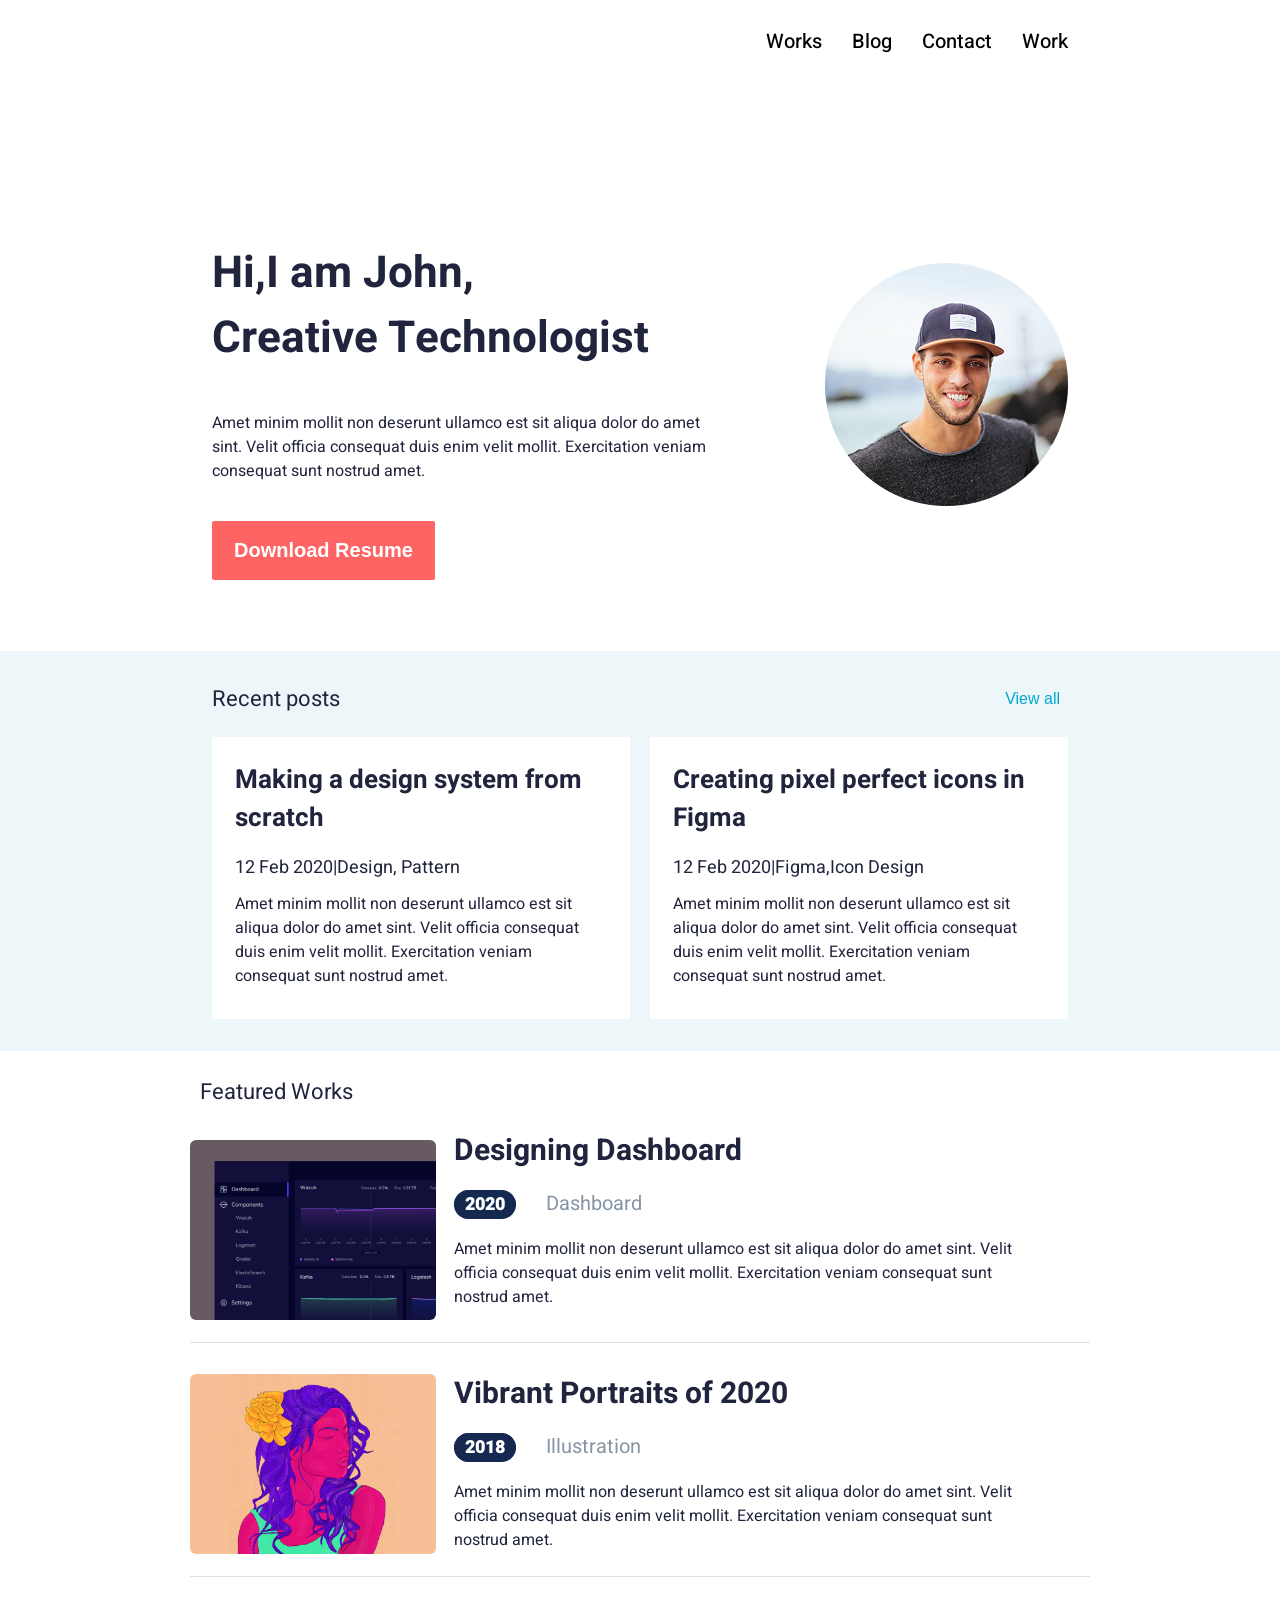
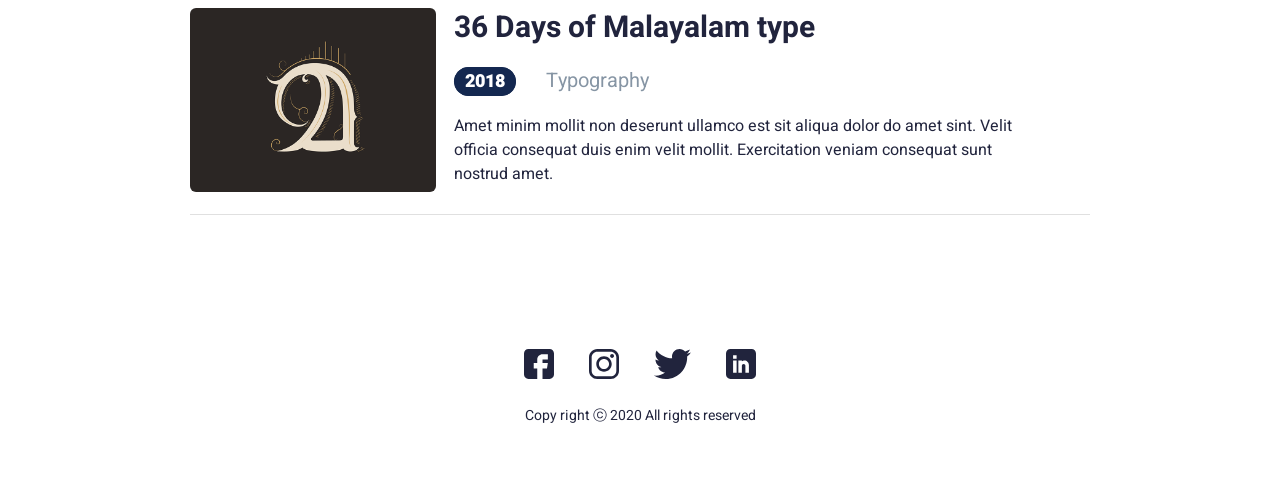
<file: index.html>
<!doctype html>
<html lang="en">
  <head>
    <meta charset="UTF-8" />
    <meta name="viewport" content="width=device-width, initial-scale=1.0" />
    <title>mainpage</title>
    <link rel="stylesheet" href="main.css">
  </head>
  <body>
    <header class="container">
      <nav>
        <ul class="navbar">
            <li><a href="works.html">Works</a></li>
            <li> <a href="blog.html">Blog</a></li>
            <li><a href="#">Contact</a></li>
            <li><a href="work.html">Work</a></li>
        </ul>
      </nav>
    </header>
    <!--section-->
    <section class="container">
      <div class="main-section">
        <div>
          <h1 class="john">Hi,I am John,<br />Creative Technologist</h1>
          <p class="para">
            Amet minim mollit non deserunt ullamco est sit aliqua dolor do amet
            <br />sint. Velit officia consequat duis enim velit mollit.
            Exercitation veniam<br />
            consequat sunt nostrud amet.
          </p>
          <button class="download active">Download Resume</button>
        </div>
        <div class="work-image">
          <img src="./images/profile.jpg.png" />
        </div>
      </div>
    </section>
    <!--section2-->
    <section class="bg-blue">
      <div class="bluebox container">
        <div class="heading">
          <h3 class="post">Recent posts</h3>
          <button class="view"><a class="view" href="#">View all</a></button>
        </div>
        <div class="boxes">
          <div class="right-box">
            <h2 class="design">Making a design system from <br>scratch</h2>
            <p class="para-box">12 Feb 2020ㅤ|ㅤDesign, Pattern</p>
            <p class="paragraph-box">
              Amet minim mollit non deserunt ullamco est sit <br>aliqua dolor do
              amet sint. Velit officia consequat<br> duis enim velit mollit.
              Exercitation veniam<br> consequat sunt nostrud amet.
            </p>
          </div>
          <div class="left-box">
            <h2 class="design">Creating pixel perfect icons in<br> Figma</h2>
            <p class="para-box">12 Feb 2020ㅤ|ㅤFigma,Icon Design</p>
            <p class="paragraph-box">
              Amet minim mollit non deserunt ullamco est sit <br>aliqua dolor do
              amet sint. Velit officia consequat <br> duis enim velit mollit.
              Exercitation veniam<br> consequat sunt nostrud amet.
            </p>
          </div>
        </div>
      </div>
    </section>
    <!--section3-->
    <section class="container-division">
        <h3 class="small">Featured Works</h3>
        <div class="division-one">
        <div class="work-image">
          <img src="images/components.svg">
        </div>
        <div class="dash">
          <h2 class="board">Designing Dashboard</h2>
          <div class="spans">
          <span class="year-badge">2020</span>
          <span class="ctg">Dashboard</span>
        </div>
          <p class="divi-para">Amet minim mollit non deserunt ullamco est sit aliqua dolor do amet sint. Velit<br> officia consequat duis enim velit mollit. Exercitation veniam consequat sunt<br>nostrud amet.</p>
        </div>
      </div>
    </section>
    <!--section3-->
    <section class="container-division">
      <div class="division-two">
        <div class="work-image2">
          <img src="images/flowergirl.svg">
        </div>
        <div class="dash2">
      <h2 class="board">Vibrant Portraits of 2020</h2>
      <div class="spans">
          <span class="year-badge">2018</span>
          <span class="ctg">Illustration</span>
        </div>
          <p class="divi-para">Amet minim mollit non deserunt ullamco est sit aliqua dolor do amet sint. Velit<br> officia consequat duis enim velit mollit. Exercitation veniam consequat sunt<br>nostrud amet.</p>
        </div>
      </div>
    </section>
    <section class="container-division">
      <div class="division-two">
        <div class="work-image2">
          <img src="images/a.svg">
        </div>
        <div class="dash2">
      <h2 class="board">36 Days of Malayalam type</h2>
      <div class="spans">
          <span class="year-badge">2018</span>
          <span class="ctg">Typography</span>
        </div>
          <p class="divi-para">Amet minim mollit non deserunt ullamco est sit aliqua dolor do amet sint. Velit<br> officia consequat duis enim velit mollit. Exercitation veniam consequat sunt<br>nostrud amet.</p>
        </div>
      </div>
    </section>
    <footer class="container-division">
       <div class="main-icons">
             <img src="images/fb.svg" alt="facebook" class="icons">
                <img src="images/insta.svg" alt="instagram" class="icons">
                <img src="images/twitter.svg" alt="twitter" class="icons">
                <img src="images/Linkedin.svg" alt="linkdin" class="icons">
            </div>
                <div class="copy"> Copy right ⓒ 2020 All rights reserved</div>
    </footer>
    
    </footer>
  </body>
</html>
</file>
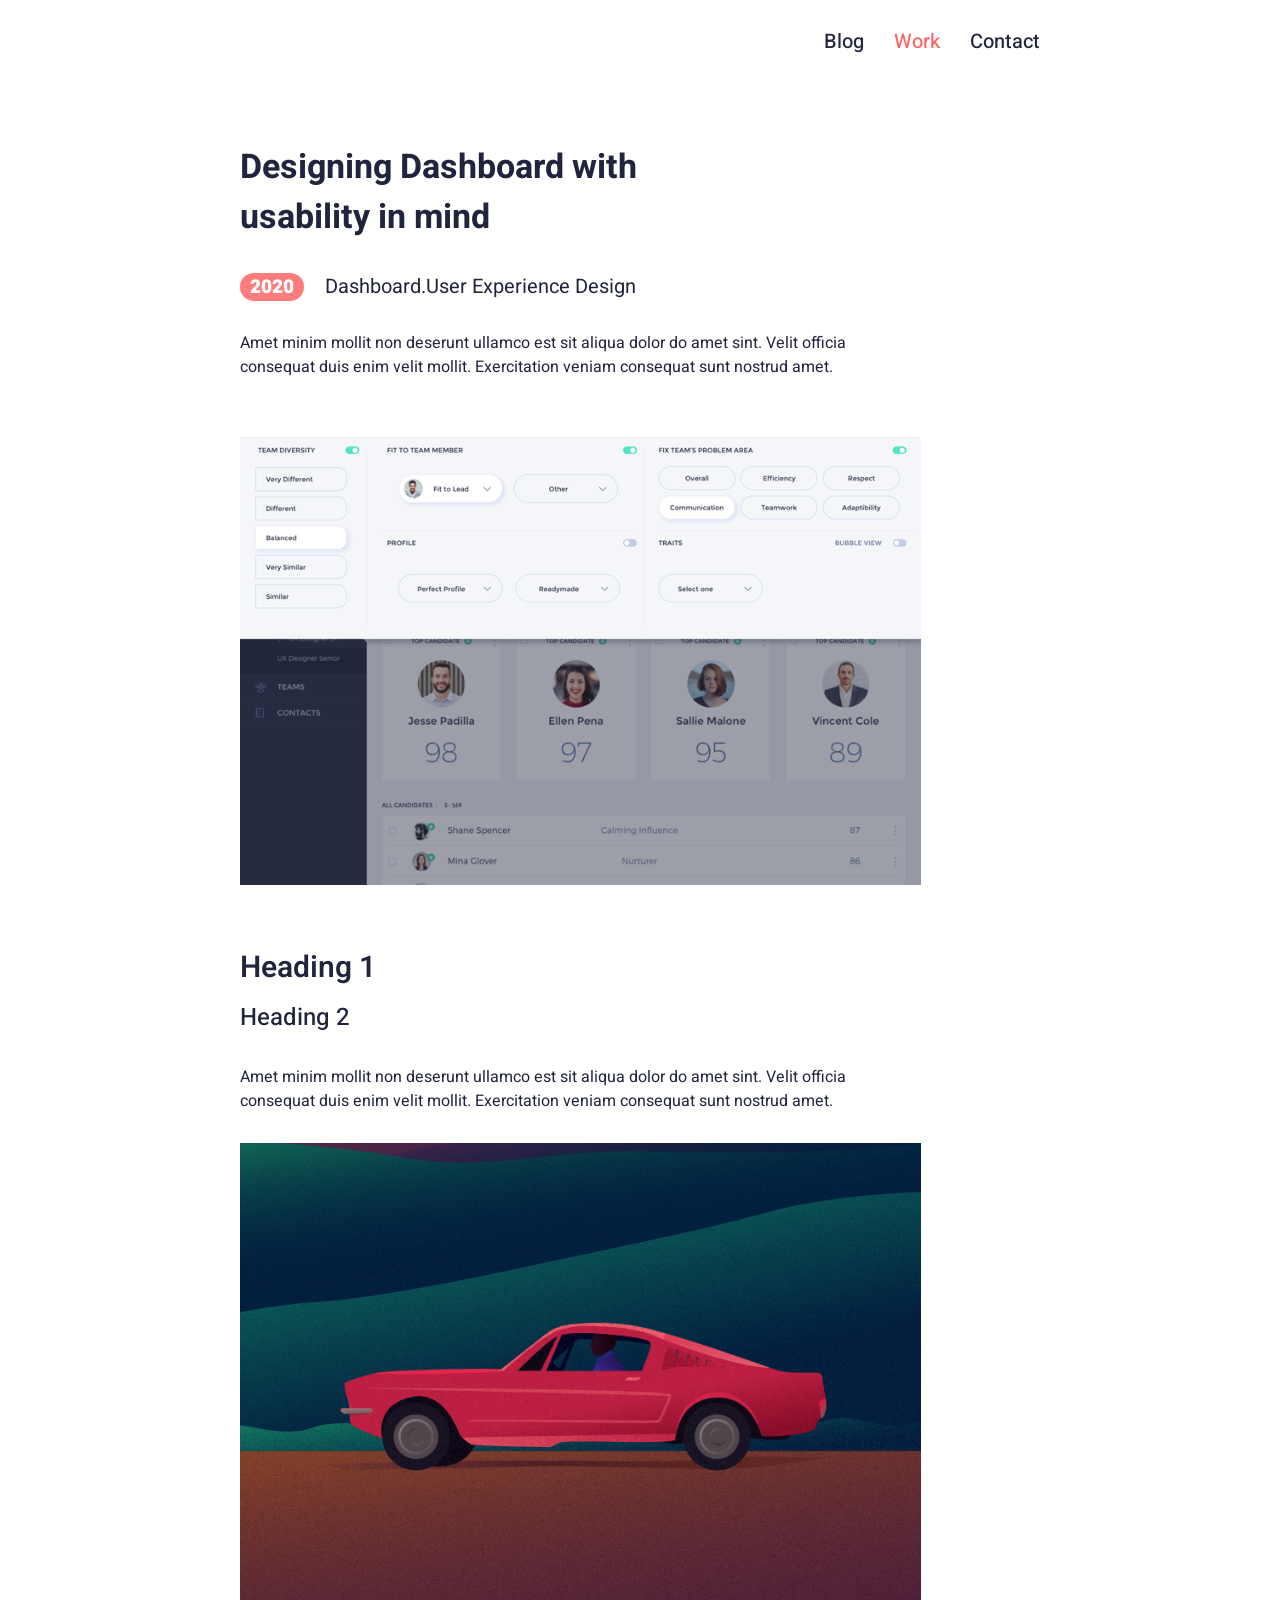
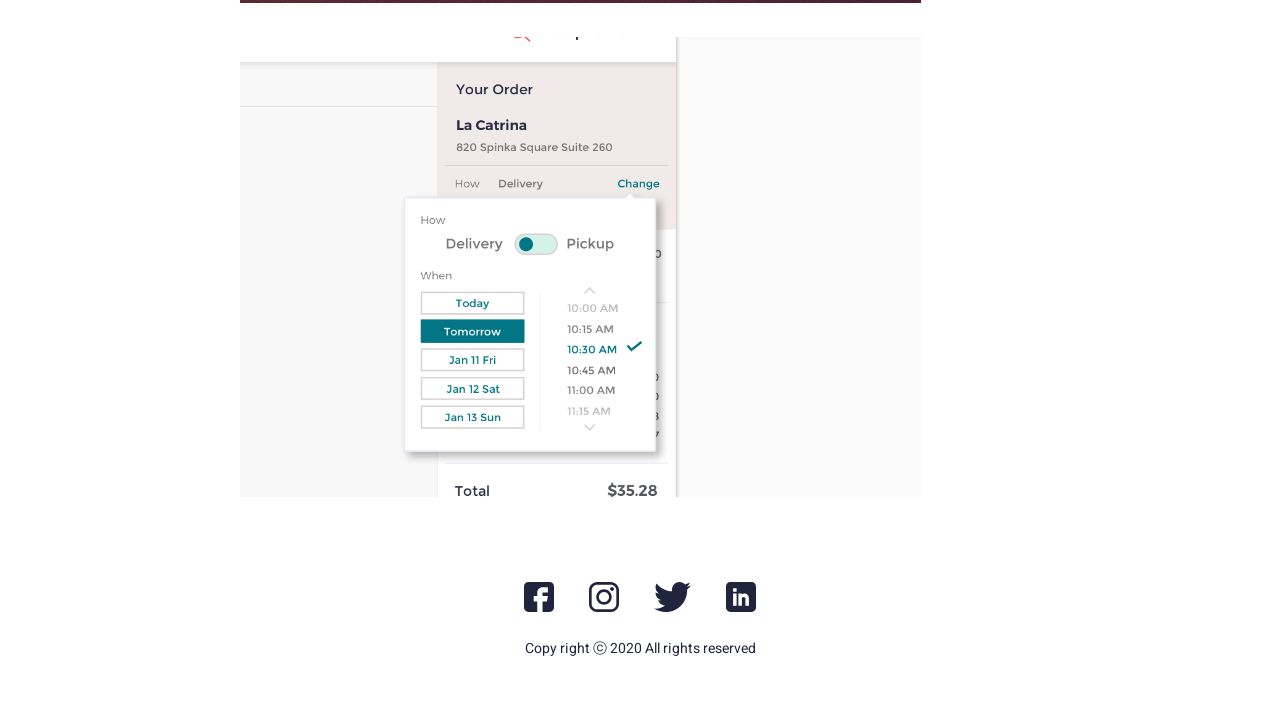
<file: work.html>
<!DOCTYPE html>
<html lang="en">
<head>
    <meta charset="UTF-8">
    <meta name="viewport" content="width=device-width, initial-scale=1.0">
    <title>Work Detail</title>
    <link rel="stylesheet" href="work.css">
</head>
<body>
    <header class="container">
        <nav class="nav-section">
            <ul class="navbar">
                <li><a href="blog.html">Blog</a></li>
                 <li><a class="active" href="#">Work</a></li>
                  <li><a href="index.html">Contact</a></li>
            </ul>
        </nav>
    </header>
    <section class="container">
        <h1 class="page-title">Designing Dashboard with <br>usability in mind</h1>
        <div class="main-div">
            <span class="year-badge">2020</span>
            <span class="ctg">Dashboard.User Experience Design</span>
            <p class="para">Amet minim mollit non deserunt ullamco est sit aliqua dolor do amet sint. Velit officia <br> consequat duis enim velit mollit. Exercitation veniam consequat sunt nostrud amet.</p>
            <div class="work-image">
                <img src="images/team.svg">
            </div>
                <div class="headings">
                    <h1 class="first">Heading 1</h1>
                    <h2 class="second">Heading 2</h2>
                        <p class="para">Amet minim mollit non deserunt ullamco est sit aliqua dolor do amet sint. Velit officia <br> consequat duis enim velit mollit. Exercitation veniam consequat sunt nostrud amet.</p>
            </div>
            <div class="work-image2">
                <img src="images/car.svg">
            </div>
            <div class="work-image3">
                <img src="images/delivery-order-details.svg">
            </div>
        </div>
    </section>
    <footer>
        <div class="main-icons">
             <img src="images/fb.svg" alt="facebook" class="icons">
                <img src="images/insta.svg" alt="instagram" class="icons">
                <img src="images/twitter.svg" alt="twitter" class="icons">
                <img src="images/Linkedin.svg" alt="linkdin" class="icons">
            </div>
                <div class="copy"> Copy right ⓒ 2020 All rights reserved</div>
    </footer>
    
</body>
</html>
</file>
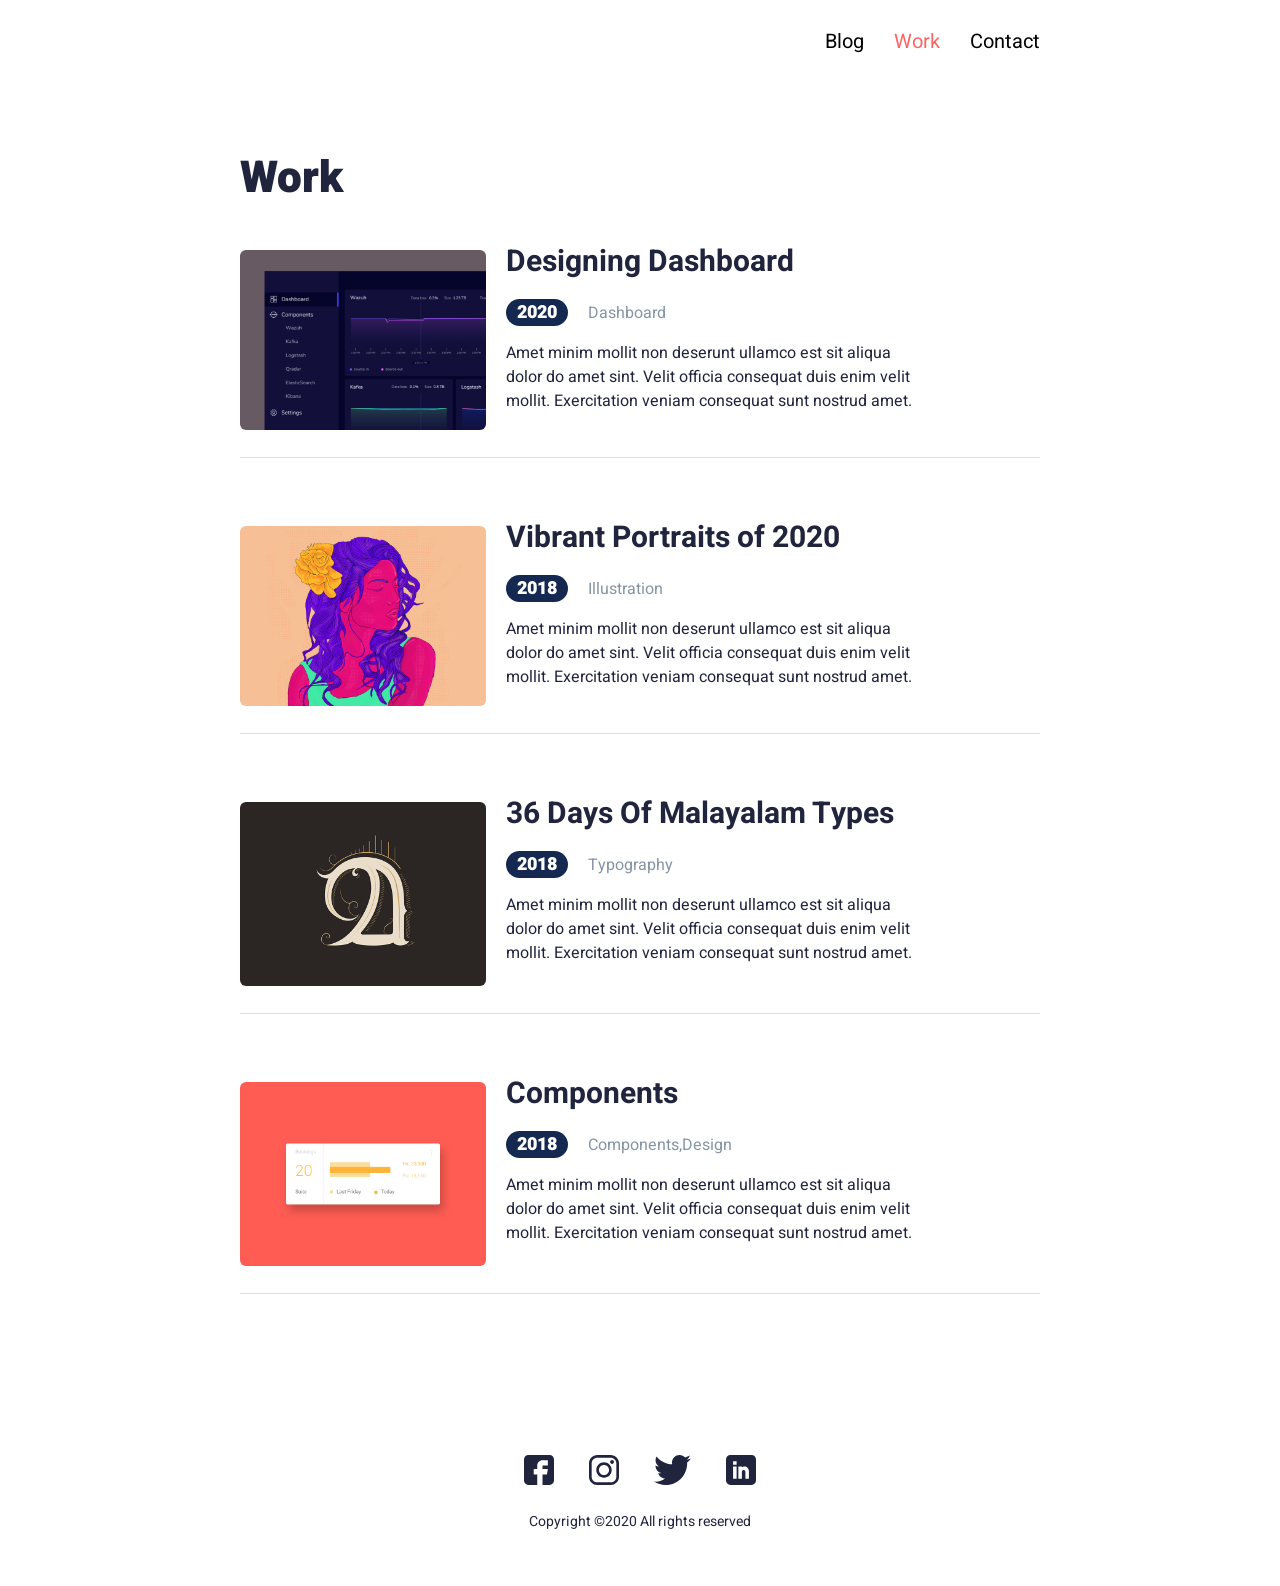
<file: works.html>
<!DOCTYPE html>
<html lang="en">
<head>
    <meta charset="UTF-8">
    <meta name="viewport" content="width=device-width, initial-scale=1.0">
     <link rel="stylesheet" href="works.css">
    <title>works</title>
</head>
<body>
    <header class="container">
<nav class="nav-section">
    <ul class="navbar">
        <li><a href="blog.html">Blog</a></li>
         <li><a class="active" href="#">Work</a></li>
          <li><a href="index.html">Contact</a></li>
    </ul>
</nav>
    </header> 
    <section class="container">
        <h1 class="page-title">Work</h1>
        <div class="work-item">
            <div class="work-image">
                <img src="images/components.svg">
            </div>
            <div class="content">
                <h2 class="heebo-bold">Designing Dashboard</h2>
                <div class="para-content">
                    <span class="year-badge">2020</span>
                    <span class="ctg">Dashboard</span>
            </div>
            <p> Amet minim mollit non deserunt ullamco est sit aliqua<br> dolor do
              amet sint. Velit officia consequat duis enim velit<br> mollit.
              Exercitation veniam consequat sunt nostrud amet.</p>
        </div>
        </div>
    </section>
        
        <!--division2-->
        <section class="container">
        <div class="work-item">
            <div class="work-image">
                <img src="./images/flowergirl.svg">
            </div>
            <div class="content">
                <h2 class="heebo-bold">Vibrant Portraits of 2020</h2>
                <div class="para-content">
                    <span class="year-badge">2018</span>
                    <span class="ctg">Illustration</span>
                </div>
                <p>Amet minim mollit non deserunt ullamco est sit aliqua<br> dolor do
              amet sint. Velit officia consequat duis enim velit<br> mollit.
              Exercitation veniam consequat sunt nostrud amet.</p>
            </div>
        </div>
        </section>
        <!--third deision-->
        <section class="container">
            <div class="work-item">
                <div class="work-image">
                    <img src="./images/a.svg">
                </div>
                <div class="content">
                    <h2 class="heebo-bold">36 Days Of Malayalam Types</h2>
                    <div class="para-content">
                        <span class="year-badge">2018</span>
                        <span class="ctg">Typography</span>
                    </div>
                    <p>Amet minim mollit non deserunt ullamco est sit aliqua<br> dolor do
              amet sint. Velit officia consequat duis enim velit<br> mollit.
              Exercitation veniam consequat sunt nostrud amet.</p>
                </div>
            </div>
        </section>
        <!--division4-->
        <section class="container">
            <div class="work-item">
                <div class="work-image">
                    <img src="images/bookings.svg">
                </div>
                <div class="content">
                    <h2 class="heebo-bold">Components</h2>
                    <div class="para-content">
                        <span class="year-badge">2018</span>
                        <span class="ctg">Components,Design</span>
                    </div>
                    <p>Amet minim mollit non deserunt ullamco est sit aliqua<br> dolor do
              amet sint. Velit officia consequat duis enim velit<br> mollit.
              Exercitation veniam consequat sunt nostrud amet.</p>
                </div>
            </div>
        </section>
        <!--FOOTER SECTION-->
        <footer>
            <div class="main-icons">
                <img src="images/fb.svg" alt="facebook" class="icons">
                <img src="images/insta.svg" alt="instagram" class="icons">
                <img src="images/twitter.svg" alt="twitter" class="icons">
                <img src="images/Linkedin.svg" alt="linkdin" class="icons">
            </div>
            <div class="copy">Copyright ©2020 All rights reserved</div>
        </footer>
</body>
</html>
</file>
<file: main.css>
@import url('https://fonts.googleapis.com/css2?family=Heebo:wght@100..900&display=swap');
*{
    margin: 0px;
    padding: opx;
}
body{
    font-family: 'heebo', sans-serif;
    color: #21243D;
}
header{
    padding: 27px 0px;
}
.navbar{
    display: flex;
    justify-content: end;
    gap: 30px;
    list-style: none;
}
.navbar a{
    font-size: 20px;
    font-weight: 500;
    text-decoration: none;
    color: #000000;
}
.navbar a:hover{
    color: #FF6464;
}
.container{
    width: 856px;
    margin: 0 auto;
}
.main-section{
    display: flex;
    justify-content: space-between;
    gap: 106px;
    margin-top: 158px;
}
.john{
     font-size: 44px;
    font-weight: 700;
    color: #21243D;
}
.para{
    margin-top: 40px;
    font-size: 16px;
    font-weight: 400;
}
.download{
    color: #FFFFFF;
    background: #FF6464;
    padding: 17px 21px;
    font-size: 20px;
    font-weight: 600;
    margin-top: 38px;
    border-radius: 2px;
    border: 1px solid #FF6464;
    cursor: pointer;
}
.download:hover{
    background-color: #e04e4e;
}
.bg-blue{
    background-color: #EDF7FA;
}
.bluebox{
    margin-top: 71px;
   padding: 32px 0;
}
.heading{
    margin-bottom: 22px;
    display: flex;
    justify-content: space-between;
    align-items: center;
    
}
.post{
    font-size: 22px;
    font-weight: 400;
    color: #21243D;

}
.view{
    font-size: 16px;
    font-weight: 400;
    text-decoration: none;
    color: #00A8CC;
     border: 1px solid #EDF7FA;
     background-color: transparent;
}
.boxes{
    display: grid;
    grid-template-columns: 1fr 1fr;
    gap: 20px;
    border-radius: 4px;

}
.right-box{
    padding: 24px;
    padding-right: 21px;
    padding-left: 23px;
    background-color: #FFFFFF;
}
.design{
    font-size: 26px;
    font-weight: 700;
    padding-bottom:  17px;
}
.para-box{
    font-size: 18px;
    font-weight: 400;
    padding-bottom: 11px;
}
.paragraph-box{
    font-size: 16px;
    font-weight: 400px;
    padding-bottom: 7px;
}
.left-box{
     padding: 24px;
       padding-right: 21px;
    padding-left: 23px;
    background-color: #FFFFFF;
}
    .container-division{
        width: 900px;
    margin: 0 auto;
    }
.small{
    margin-top: 15px;
    font-size: 22px;
    font-weight: 400;
    padding: 10px;
}
.division-one{
    display: flex;
    padding-bottom: 15px;
    gap: 18px;
    border-bottom: 1px solid #E0E0E0;
}
.work-image{
    border-radius: 6px;
    margin-top: 22px;
}
.dash{
    margin-top: 11px;
}
.board{
    font-size: 30px;
    font-weight: 700;
}
.spans{
    gap: 26px;
    margin-top: 16px;
}
.year-badge{
    background-color: #142850;
    color: #FFFFFF;
    font-size: 18px;
    font-weight: 900;
    border: 1px solid #142850;
    border-radius: 16px;
    padding: 0 10px;
}
.ctg{
    margin-left: 26px;
    font-size:20px;
    font-weight:400;
    color: #8695A4;
}
.divi-para{
    margin-top: 19px;
    font-size: 16px;
    font-weight: 400;
}
.division-two{
    display: flex;
    padding-bottom: 15px;
    gap: 18px;
    border-bottom: 1px solid #E0E0E0;
}
.work-image2{
    margin-top: 31px;
    border-radius: 6px;
}
.dash2{
    margin-top: 29px;
}
.main-icons{
    margin-top: 83px;
    display: flex;
    justify-content: center;
    gap: 35px;
    
}
.icons{
    margin-top: 51px;
}
.copy{
    margin-top: 26px;
    align-items: center;
    display: flex;
    justify-content: center;
    margin-bottom: 54px;
    font-size: 14px;
    font-weight:400 ;
}
</file>
<file: work.css>
@import url('https://fonts.googleapis.com/css2?family=Heebo:wght@100..900&display=swap');
*{
    padding: 0;
    margin: 0;
    box-sizing: border-box;
}
body{
    font-family: 'heebo', sans-serif;
color: #21243D;
}
.container{
    margin: 0 auto;
    width: 800px;
}
header{
    padding: 27px 0px;
}
.navbar{
    display: flex;
    justify-content: end;
    gap: 30px;
    list-style: none;
}
.navbar a{
    text-decoration: none;
    font-size: 20px;
    font-weight: 500;
    color: #21243D;
}
.navbar a:hover{
    color: #FF6464;
}
.navbar a.active{
    color: #FF6464;
}
.page-title{
    margin-top: 59px;
    font-size: 34px;
    font-weight: 700;
}
.main-div{
    margin-top: 30px;
    
}
.year-badge{
    color: #FFFFFF;
    background-color: #FF7C7C;
    border-radius: 16px;
    font-size: 19px;
    font-weight: 900;
    padding: 0px 10px;
}
.ctg{
    font-size: 20px;
    font-weight: 400px;
    margin-left: 17px;
}
.para{
    margin-top: 30px;
    font-size: 16px;
    font-weight: 400;
}
.work-image{
    margin-top: 46px;
}
.headings{
    margin-top: 54px;
}
.first{
    font-size: 30px;
    font-weight: 600;
}
.second{
    margin-top: 10px;
    font-size: 24px;
    font-weight: 500;
}
.work-image2{
    margin-top: 30px;
}
.work-image3{
    margin-top: 27px;
}
footer{
 margin-top: 27px;
}
.main-icons{
    justify-content: center;
    display: flex;
    gap: 35px;
}
.icons{
    margin-top: 51px;
}
.copy{
      margin-top: 26px;
    align-items: center;
    display: flex;
    justify-content: center;
    margin-bottom: 54px;
    font-size: 14px;
    font-weight:400 ;
}
</file>
<file: works.css>
@import url('https://fonts.googleapis.com/css2?family=Heebo:wght@100..900&display=swap');
*{
    padding: 0;
    margin: 0;
    box-sizing: border-box;
}
body{
font-family:  'Heebo', sans-serif;
color: #21243D;
}
.container{
    width: 800px;
    margin: 0 auto;
}
.navbar {
display: flex;
justify-content: end;
gap: 30px; 
list-style: none;
}
.navbar a{
    font-size: 20px;
    font: weight 500px;
    text-decoration: none;
    color: #000000;
}
.navbar a:hover{
    color: #ff6464;
}
.navbar a.active{
    color: #ff6464; 
}
header{
    padding: 27px 0px;
}
.page-title{
    font-size: 44px;
    font-weight: 900;
    margin-top: 63px;
    margin-bottom: 14px;
    color: #21243D;
}
.work-item {
    display: flex;
    padding-bottom: 20px;
    margin-bottom: 43px;
    border-bottom: 1px solid #E0E0E0;
    gap: 20px;
}

.work-item:last-child {
    border-bottom: 1.3px solid #E0E0E0; 
}
.work-image{
    border-radius: 6px;
    margin-top: 25px;
}
.content{
    margin-top: 15px;
}
.content h2{
    font-size: 30px;
    font-weight: 700;
    margin-bottom: 15px;
    color: #21243D;
}
.para-content{
    display: flex;
    align-items: center;
    gap: 20px;
    margin-bottom: 15px;
}
.year-badge {
background-color: #142850;
    color: #FFFFFF;
    padding: 0px 11px;
    border-radius: 16px;
    font-weight: 900;
    font-size: 18px;
}
.ctg{
 color: #8695A4;
}
footer{
  margin-top: 110px;
  align-items: center;
  justify-content: center;
}
.main-icons{
    display: flex;
    justify-content: center;
    gap: 35px;
}
.icons{
    margin-top:51px ;
}
.copy{
    margin-top: 26px;
    align-items: center;
    display: flex;
    justify-content: center;
    margin-bottom: 54px;
    font-size: 14px;
    font-weight:400 ;
}
</file>
